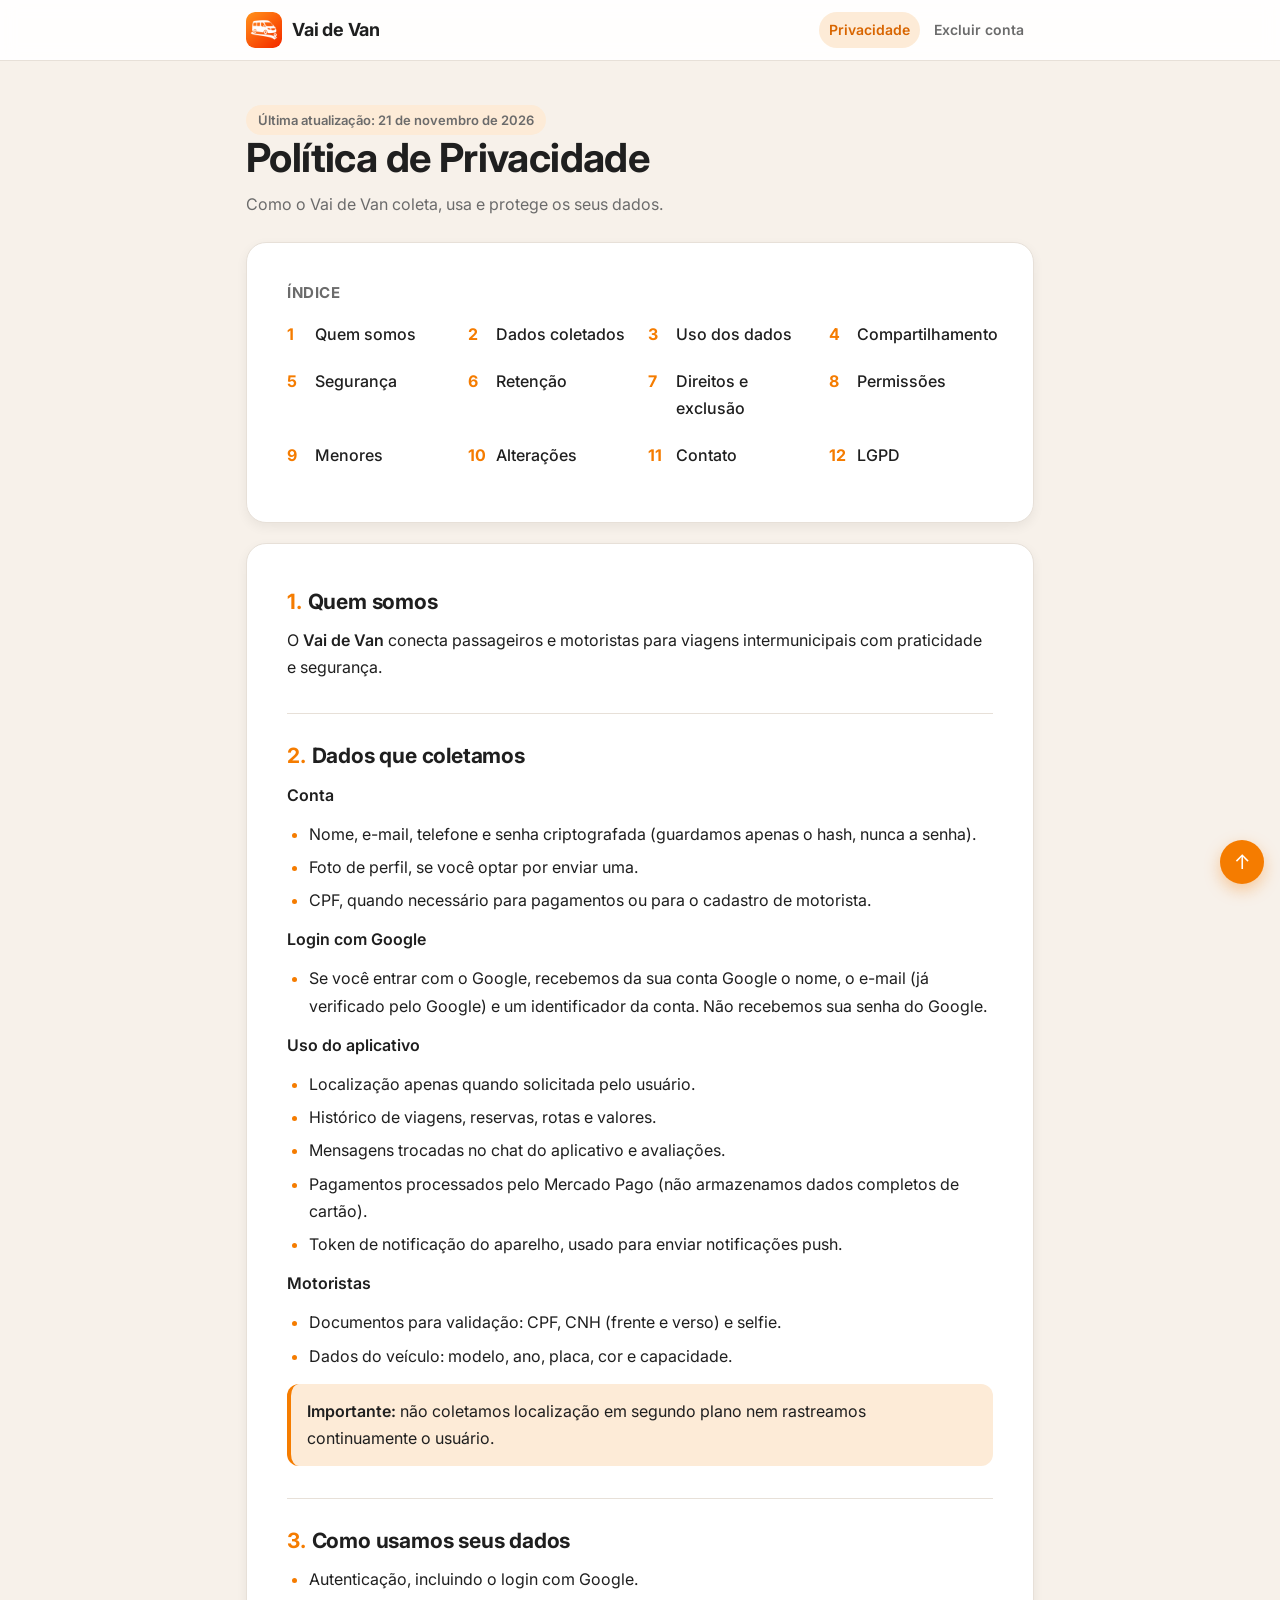
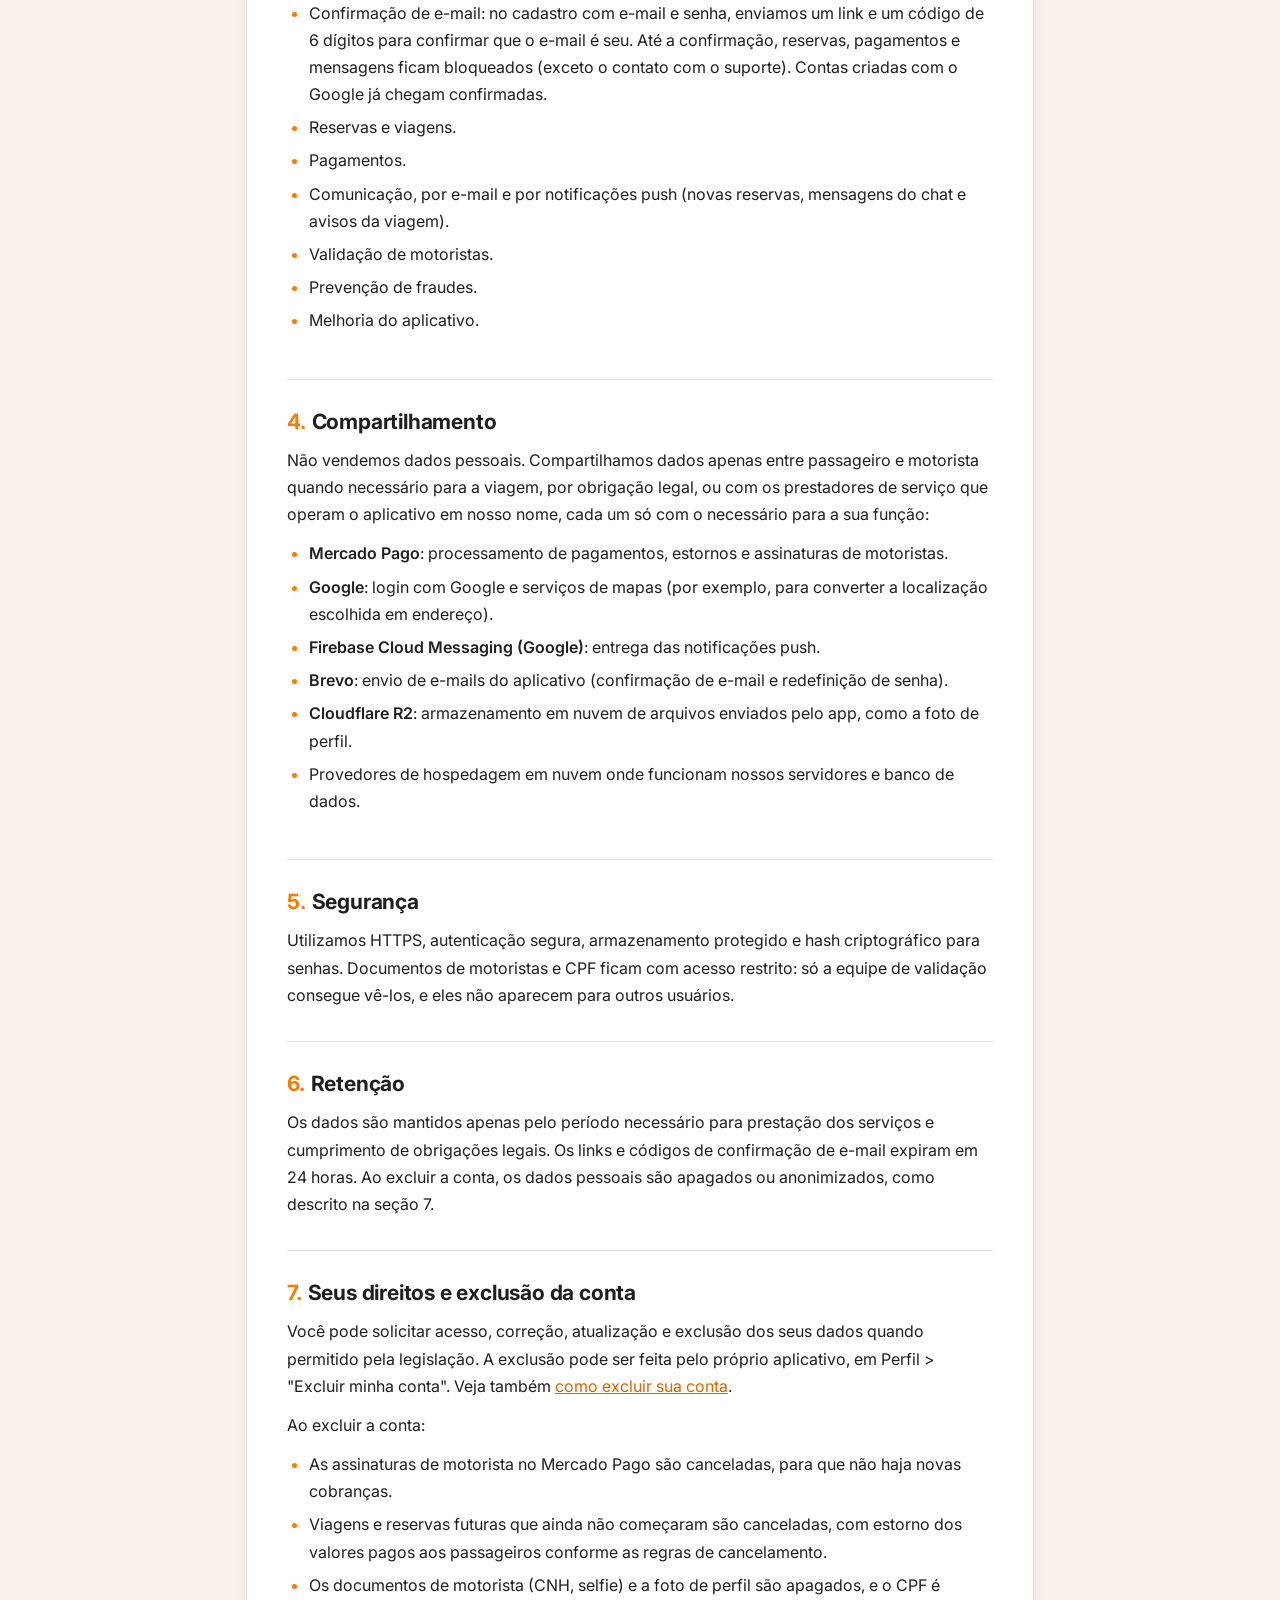
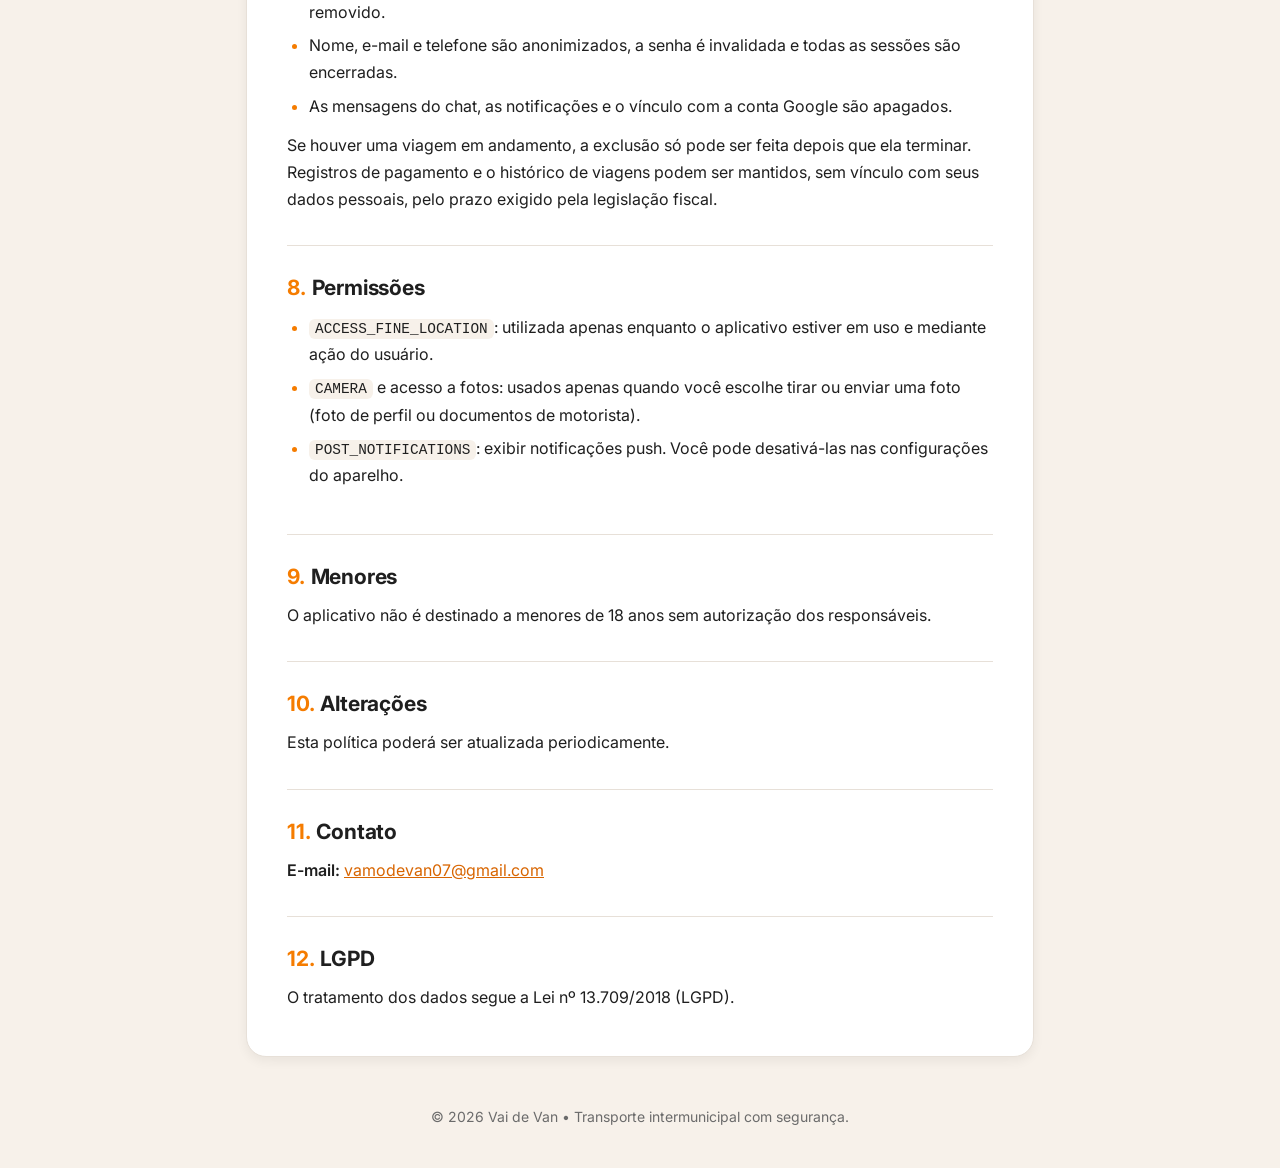
<file: index.html>
<!DOCTYPE html>
<html lang="pt-BR">
<head>
<meta charset="UTF-8">
<meta name="viewport" content="width=device-width,initial-scale=1">
<meta name="theme-color" content="#F57C00">
<title>Política de Privacidade - Vai de Van</title>
<link rel="icon" href="logo.png">
<link rel="preconnect" href="https://fonts.googleapis.com"><link rel="preconnect" href="https://fonts.gstatic.com" crossorigin>
<link href="https://fonts.googleapis.com/css2?family=Inter:wght@400;500;600;700&display=swap" rel="stylesheet">
<link rel="stylesheet" href="style.css?v=2">
</head>
<body>

<header class="topbar"><div class="inner">
  <a class="brand" href="./"><img src="logo.png" alt="" width="36" height="36"><span>Vai de Van</span></a>
  <nav><a href="./" aria-current="page">Privacidade</a><a href="delete-account.html">Excluir conta</a></nav>
</div></header>

<div class="hero">
  <p class="eyebrow">Última atualização: 21 de novembro de 2026</p>
  <h1>Política de Privacidade</h1>
  <p>Como o Vai de Van coleta, usa e protege os seus dados.</p>
</div>

<main>
  <div class="card toc">
    <h2>Índice</h2>
    <ol>
      <li><a href="#1"><span>1</span>Quem somos</a></li>
      <li><a href="#2"><span>2</span>Dados coletados</a></li>
      <li><a href="#3"><span>3</span>Uso dos dados</a></li>
      <li><a href="#4"><span>4</span>Compartilhamento</a></li>
      <li><a href="#5"><span>5</span>Segurança</a></li>
      <li><a href="#6"><span>6</span>Retenção</a></li>
      <li><a href="#7"><span>7</span>Direitos e exclusão</a></li>
      <li><a href="#8"><span>8</span>Permissões</a></li>
      <li><a href="#9"><span>9</span>Menores</a></li>
      <li><a href="#10"><span>10</span>Alterações</a></li>
      <li><a href="#11"><span>11</span>Contato</a></li>
      <li><a href="#12"><span>12</span>LGPD</a></li>
    </ol>
  </div>

  <div class="card">
    <section id="1"><h2><span class="n">1.</span>Quem somos</h2>
      <p>O <b>Vai de Van</b> conecta passageiros e motoristas para viagens intermunicipais com praticidade e segurança.</p>
    </section>

    <section id="2"><h2><span class="n">2.</span>Dados que coletamos</h2>
      <p><b>Conta</b></p>
      <ul>
        <li>Nome, e-mail, telefone e senha criptografada (guardamos apenas o hash, nunca a senha).</li>
        <li>Foto de perfil, se você optar por enviar uma.</li>
        <li>CPF, quando necessário para pagamentos ou para o cadastro de motorista.</li>
      </ul>
      <p><b>Login com Google</b></p>
      <ul>
        <li>Se você entrar com o Google, recebemos da sua conta Google o nome, o e-mail (já verificado pelo Google) e um identificador da conta. Não recebemos sua senha do Google.</li>
      </ul>
      <p><b>Uso do aplicativo</b></p>
      <ul>
        <li>Localização apenas quando solicitada pelo usuário.</li>
        <li>Histórico de viagens, reservas, rotas e valores.</li>
        <li>Mensagens trocadas no chat do aplicativo e avaliações.</li>
        <li>Pagamentos processados pelo Mercado Pago (não armazenamos dados completos de cartão).</li>
        <li>Token de notificação do aparelho, usado para enviar notificações push.</li>
      </ul>
      <p><b>Motoristas</b></p>
      <ul>
        <li>Documentos para validação: CPF, CNH (frente e verso) e selfie.</li>
        <li>Dados do veículo: modelo, ano, placa, cor e capacidade.</li>
      </ul>
      <div class="note"><b>Importante:</b> não coletamos localização em segundo plano nem rastreamos continuamente o usuário.</div>
    </section>

    <section id="3"><h2><span class="n">3.</span>Como usamos seus dados</h2>
      <ul>
        <li>Autenticação, incluindo o login com Google.</li>
        <li>Confirmação de e-mail: no cadastro com e-mail e senha, enviamos um link e um código de 6 dígitos para confirmar que o e-mail é seu. Até a confirmação, reservas, pagamentos e mensagens ficam bloqueados (exceto o contato com o suporte). Contas criadas com o Google já chegam confirmadas.</li>
        <li>Reservas e viagens.</li>
        <li>Pagamentos.</li>
        <li>Comunicação, por e-mail e por notificações push (novas reservas, mensagens do chat e avisos da viagem).</li>
        <li>Validação de motoristas.</li>
        <li>Prevenção de fraudes.</li>
        <li>Melhoria do aplicativo.</li>
      </ul>
    </section>

    <section id="4"><h2><span class="n">4.</span>Compartilhamento</h2>
      <p>Não vendemos dados pessoais. Compartilhamos dados apenas entre passageiro e motorista quando necessário para a viagem, por obrigação legal, ou com os prestadores de serviço que operam o aplicativo em nosso nome, cada um só com o necessário para a sua função:</p>
      <ul>
        <li><b>Mercado Pago</b>: processamento de pagamentos, estornos e assinaturas de motoristas.</li>
        <li><b>Google</b>: login com Google e serviços de mapas (por exemplo, para converter a localização escolhida em endereço).</li>
        <li><b>Firebase Cloud Messaging (Google)</b>: entrega das notificações push.</li>
        <li><b>Brevo</b>: envio de e-mails do aplicativo (confirmação de e-mail e redefinição de senha).</li>
        <li><b>Cloudflare R2</b>: armazenamento em nuvem de arquivos enviados pelo app, como a foto de perfil.</li>
        <li>Provedores de hospedagem em nuvem onde funcionam nossos servidores e banco de dados.</li>
      </ul>
    </section>

    <section id="5"><h2><span class="n">5.</span>Segurança</h2>
      <p>Utilizamos HTTPS, autenticação segura, armazenamento protegido e hash criptográfico para senhas. Documentos de motoristas e CPF ficam com acesso restrito: só a equipe de validação consegue vê-los, e eles não aparecem para outros usuários.</p>
    </section>

    <section id="6"><h2><span class="n">6.</span>Retenção</h2>
      <p>Os dados são mantidos apenas pelo período necessário para prestação dos serviços e cumprimento de obrigações legais. Os links e códigos de confirmação de e-mail expiram em 24 horas. Ao excluir a conta, os dados pessoais são apagados ou anonimizados, como descrito na seção 7.</p>
    </section>

    <section id="7"><h2><span class="n">7.</span>Seus direitos e exclusão da conta</h2>
      <p>Você pode solicitar acesso, correção, atualização e exclusão dos seus dados quando permitido pela legislação. A exclusão pode ser feita pelo próprio aplicativo, em Perfil &gt; "Excluir minha conta". Veja também <a href="delete-account.html">como excluir sua conta</a>.</p>
      <p>Ao excluir a conta:</p>
      <ul>
        <li>As assinaturas de motorista no Mercado Pago são canceladas, para que não haja novas cobranças.</li>
        <li>Viagens e reservas futuras que ainda não começaram são canceladas, com estorno dos valores pagos aos passageiros conforme as regras de cancelamento.</li>
        <li>Os documentos de motorista (CNH, selfie) e a foto de perfil são apagados, e o CPF é removido.</li>
        <li>Nome, e-mail e telefone são anonimizados, a senha é invalidada e todas as sessões são encerradas.</li>
        <li>As mensagens do chat, as notificações e o vínculo com a conta Google são apagados.</li>
      </ul>
      <p>Se houver uma viagem em andamento, a exclusão só pode ser feita depois que ela terminar. Registros de pagamento e o histórico de viagens podem ser mantidos, sem vínculo com seus dados pessoais, pelo prazo exigido pela legislação fiscal.</p>
    </section>

    <section id="8"><h2><span class="n">8.</span>Permissões</h2>
      <ul>
        <li><span class="perm">ACCESS_FINE_LOCATION</span>: utilizada apenas enquanto o aplicativo estiver em uso e mediante ação do usuário.</li>
        <li><span class="perm">CAMERA</span> e acesso a fotos: usados apenas quando você escolhe tirar ou enviar uma foto (foto de perfil ou documentos de motorista).</li>
        <li><span class="perm">POST_NOTIFICATIONS</span>: exibir notificações push. Você pode desativá-las nas configurações do aparelho.</li>
      </ul>
    </section>

    <section id="9"><h2><span class="n">9.</span>Menores</h2>
      <p>O aplicativo não é destinado a menores de 18 anos sem autorização dos responsáveis.</p>
    </section>

    <section id="10"><h2><span class="n">10.</span>Alterações</h2>
      <p>Esta política poderá ser atualizada periodicamente.</p>
    </section>

    <section id="11"><h2><span class="n">11.</span>Contato</h2>
      <p><b>E-mail:</b> <a href="mailto:vamodevan07@gmail.com">vamodevan07@gmail.com</a></p>
    </section>

    <section id="12"><h2><span class="n">12.</span>LGPD</h2>
      <p>O tratamento dos dados segue a Lei nº 13.709/2018 (LGPD).</p>
    </section>
  </div>
</main>

<footer>© 2026 Vai de Van • Transporte intermunicipal com segurança.</footer>
<a class="to-top" href="#" aria-label="Voltar ao topo">↑</a>
</body>
</html>
</file>
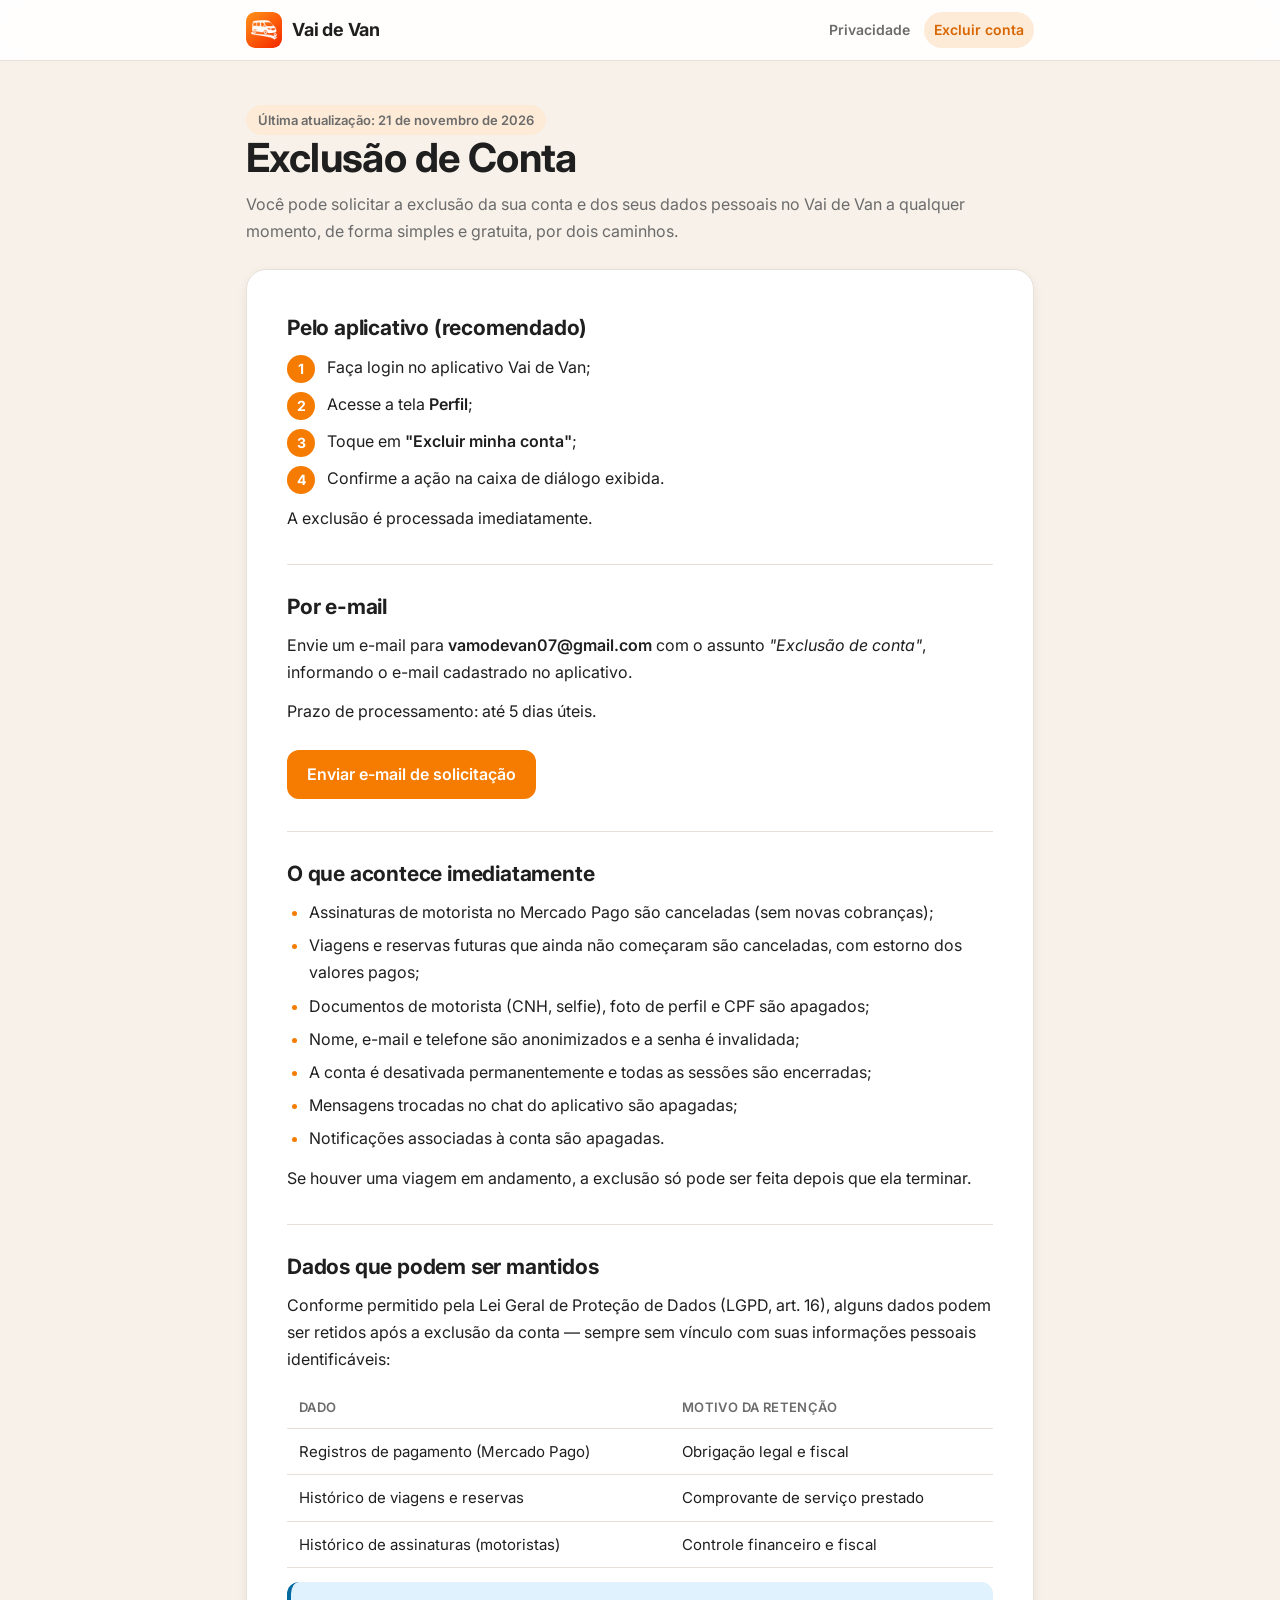
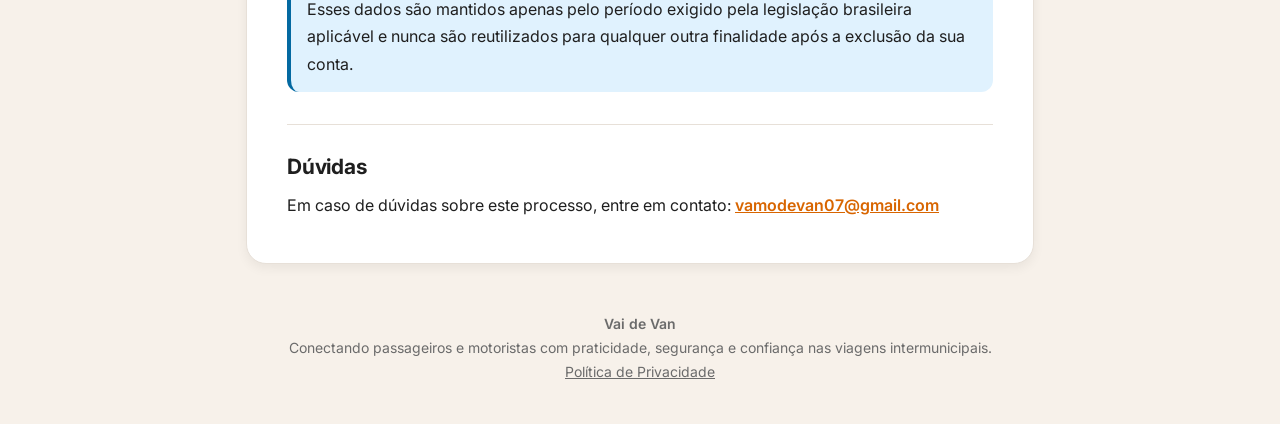
<file: delete-account.html>
<!DOCTYPE html>
<html lang="pt-BR">
<head>
<meta charset="UTF-8">
<meta name="viewport" content="width=device-width, initial-scale=1">
<meta name="theme-color" content="#F57C00">
<title>Exclusão de Conta - Vai de Van</title>
<link rel="icon" href="logo.png">
<link rel="preconnect" href="https://fonts.googleapis.com"><link rel="preconnect" href="https://fonts.gstatic.com" crossorigin>
<link href="https://fonts.googleapis.com/css2?family=Inter:wght@400;500;600;700&display=swap" rel="stylesheet">
<link rel="stylesheet" href="style.css?v=2">
</head>
<body>

<header class="topbar"><div class="inner">
  <a class="brand" href="./"><img src="logo.png" alt="" width="36" height="36"><span>Vai de Van</span></a>
  <nav><a href="./">Privacidade</a><a href="delete-account.html" aria-current="page">Excluir conta</a></nav>
</div></header>

<div class="hero">
  <p class="eyebrow">Última atualização: 21 de novembro de 2026</p>
  <h1>Exclusão de Conta</h1>
  <p>Você pode solicitar a exclusão da sua conta e dos seus dados pessoais no Vai de Van a qualquer momento, de forma simples e gratuita, por dois caminhos.</p>
</div>

<main>
  <div class="card">
    <section>
      <h2>Pelo aplicativo (recomendado)</h2>
      <ol class="steps">
        <li>Faça login no aplicativo Vai de Van;</li>
        <li>Acesse a tela <strong>Perfil</strong>;</li>
        <li>Toque em <strong>"Excluir minha conta"</strong>;</li>
        <li>Confirme a ação na caixa de diálogo exibida.</li>
      </ol>
      <p>A exclusão é processada imediatamente.</p>
    </section>

    <section>
      <h2>Por e-mail</h2>
      <p>Envie um e-mail para <strong>vamodevan07@gmail.com</strong> com o assunto <em>"Exclusão de conta"</em>, informando o e-mail cadastrado no aplicativo.</p>
      <p>Prazo de processamento: até 5 dias úteis.</p>
      <a class="btn" href="mailto:vamodevan07@gmail.com?subject=Exclus%C3%A3o%20de%20conta&amp;body=Ol%C3%A1%2C%0D%0A%0D%0AGostaria%20de%20solicitar%20a%20exclus%C3%A3o%20da%20minha%20conta%20no%20aplicativo%20Vai%20de%20Van.%0D%0A%0D%0AE-mail%20cadastrado%20no%20aplicativo%3A%20%5Binforme%20aqui%20o%20e-mail%20usado%20no%20cadastro%5D%0D%0A%0D%0AAguardo%20a%20confirma%C3%A7%C3%A3o%20da%20exclus%C3%A3o.%0D%0A%0D%0AAtenciosamente%2C">Enviar e-mail de solicitação</a>
    </section>

    <section>
      <h2>O que acontece imediatamente</h2>
      <ul>
        <li>Assinaturas de motorista no Mercado Pago são canceladas (sem novas cobranças);</li>
        <li>Viagens e reservas futuras que ainda não começaram são canceladas, com estorno dos valores pagos;</li>
        <li>Documentos de motorista (CNH, selfie), foto de perfil e CPF são apagados;</li>
        <li>Nome, e-mail e telefone são anonimizados e a senha é invalidada;</li>
        <li>A conta é desativada permanentemente e todas as sessões são encerradas;</li>
        <li>Mensagens trocadas no chat do aplicativo são apagadas;</li>
        <li>Notificações associadas à conta são apagadas.</li>
      </ul>
      <p>Se houver uma viagem em andamento, a exclusão só pode ser feita depois que ela terminar.</p>
    </section>

    <section>
      <h2>Dados que podem ser mantidos</h2>
      <p>Conforme permitido pela Lei Geral de Proteção de Dados (LGPD, art. 16), alguns dados podem ser retidos após a exclusão da conta — sempre sem vínculo com suas informações pessoais identificáveis:</p>
      <div class="table-wrap">
        <table>
          <tr><th>Dado</th><th>Motivo da retenção</th></tr>
          <tr><td>Registros de pagamento (Mercado Pago)</td><td>Obrigação legal e fiscal</td></tr>
          <tr><td>Histórico de viagens e reservas</td><td>Comprovante de serviço prestado</td></tr>
          <tr><td>Histórico de assinaturas (motoristas)</td><td>Controle financeiro e fiscal</td></tr>
        </table>
      </div>
      <div class="note info">Esses dados são mantidos apenas pelo período exigido pela legislação brasileira aplicável e nunca são reutilizados para qualquer outra finalidade após a exclusão da sua conta.</div>
    </section>

    <section>
      <h2>Dúvidas</h2>
      <p>Em caso de dúvidas sobre este processo, entre em contato: <a href="mailto:vamodevan07@gmail.com"><strong>vamodevan07@gmail.com</strong></a></p>
    </section>
  </div>
</main>

<footer><strong>Vai de Van</strong><br>Conectando passageiros e motoristas com praticidade, segurança e confiança nas viagens intermunicipais.<br><a href="./">Política de Privacidade</a></footer>
</body>
</html>
</file>
<file: style.css>
/* Identidade do app Vai de Van (mesmas cores do tema do app e dos e-mails). */
:root {
  --primary: #F57C00;
  --primary-dark: #D86500;
  --primary-soft: #FDEBD7;
  --bg: #F7F1EA;
  --surface: #FFFFFF;
  --text: #1F1F1F;
  --muted: #6B6B6B;
  --border: #E7E0D8;
  --info: #0369A1;
  --info-soft: #E0F2FE;
}

* { box-sizing: border-box; }
html { scroll-behavior: smooth; scroll-padding-top: 84px; -webkit-text-size-adjust: 100%; }
body {
  margin: 0;
  background: var(--bg);
  color: var(--text);
  font-family: Inter, system-ui, -apple-system, "Segoe UI", Roboto, Arial, sans-serif;
  font-size: 16px;
  line-height: 1.7;
}

/* Barra superior */
.topbar {
  position: sticky; top: 0; z-index: 10;
  background: rgba(255, 255, 255, .92);
  backdrop-filter: saturate(1.4) blur(8px);
  -webkit-backdrop-filter: saturate(1.4) blur(8px);
  border-bottom: 1px solid var(--border);
}
.topbar .inner {
  max-width: 820px; margin: 0 auto; padding: 12px 16px;
  display: flex; align-items: center; justify-content: space-between; gap: 12px;
}
.brand { display: flex; align-items: center; gap: 10px; color: var(--text); text-decoration: none; }
.brand img { width: 36px; height: 36px; border-radius: 9px; }
.brand span { font-weight: 700; font-size: 18px; letter-spacing: -.2px; }
.topbar nav { display: flex; gap: 4px; }
.topbar nav a {
  color: var(--muted); text-decoration: none; font-size: 14px; font-weight: 600;
  padding: 6px 10px; border-radius: 999px; white-space: nowrap;
}
.topbar nav a:hover { color: var(--primary-dark); }
.topbar nav a[aria-current="page"] { color: var(--primary-dark); background: var(--primary-soft); }

/* Cabeçalho da página */
.hero { max-width: 820px; margin: 0 auto; padding: 44px 16px 24px; }
.eyebrow {
  display: inline-block; margin: 0 0 12px; padding: 4px 12px; border-radius: 999px;
  background: var(--primary-soft); color: var(--primary-dark);
  font-size: 13px; font-weight: 600;
}
.hero h1 { margin: 0 0 10px; font-size: clamp(28px, 6vw, 40px); line-height: 1.15; letter-spacing: -.6px; }
.hero p { margin: 0; color: var(--muted); }

/* Conteúdo */
main { max-width: 820px; margin: 0 auto; padding: 0 16px 48px; }
.card {
  background: var(--surface); border: 1px solid var(--border); border-radius: 20px;
  box-shadow: 0 4px 12px rgba(0, 0, 0, .06);
  padding: clamp(22px, 5vw, 40px);
}
.card + .card { margin-top: 20px; }

.toc h2 { margin: 0 0 12px; font-size: 15px; text-transform: uppercase; letter-spacing: .6px; color: var(--muted); border: 0; padding: 0; }
.toc ol { margin: 0; padding: 0; list-style: none; display: grid; grid-template-columns: repeat(auto-fill, minmax(140px, 1fr)); gap: 2px 16px; }
.toc a { display: flex; gap: 6px; padding: 6px 0; color: var(--text); text-decoration: none; font-weight: 500; }
.toc a:hover { color: var(--primary-dark); }
.toc a span { flex: 0 0 22px; color: var(--primary); font-weight: 700; }

section { padding: 4px 0; }
section + section { margin-top: 28px; padding-top: 28px; border-top: 1px solid var(--border); }
h2 { margin: 0 0 12px; font-size: 21px; line-height: 1.3; letter-spacing: -.2px; }
h2 .n { color: var(--primary); margin-right: 6px; }
p { margin: 0 0 12px; }
p:last-child { margin-bottom: 0; }
ul, ol { margin: 0 0 12px; padding-left: 22px; }
li { margin-bottom: 6px; }
li::marker { color: var(--primary); }
a { color: var(--primary-dark); }
b, strong { font-weight: 600; }
code, .perm { font-family: ui-monospace, SFMono-Regular, Consolas, monospace; font-size: .9em; background: var(--bg); padding: 2px 6px; border-radius: 6px; }

.note {
  margin: 14px 0 0; padding: 14px 16px; border-radius: 12px;
  background: var(--primary-soft); border-left: 4px solid var(--primary);
}
.note.info { background: var(--info-soft); border-left-color: var(--info); }

.btn {
  display: inline-block; margin-top: 12px; padding: 11px 20px; border-radius: 12px;
  background: var(--primary); color: #fff; text-decoration: none; font-weight: 600;
}
.btn:hover { background: var(--primary-dark); }

.steps { counter-reset: s; list-style: none; padding: 0; }
.steps li { counter-increment: s; position: relative; padding-left: 40px; margin-bottom: 10px; }
.steps li::before {
  content: counter(s); position: absolute; left: 0; top: 1px;
  width: 28px; height: 28px; border-radius: 50%;
  background: var(--primary); color: #fff; font-weight: 700; font-size: 14px;
  display: flex; align-items: center; justify-content: center;
}

.table-wrap { overflow-x: auto; margin: 12px 0; }
table { width: 100%; border-collapse: collapse; font-size: 15px; }
th, td { text-align: left; padding: 10px 12px; border-bottom: 1px solid var(--border); vertical-align: top; }
th { font-size: 13px; text-transform: uppercase; letter-spacing: .4px; color: var(--muted); font-weight: 600; }

footer {
  max-width: 820px; margin: 0 auto; padding: 0 16px 40px;
  color: var(--muted); font-size: 14px; text-align: center;
}
footer a { color: var(--muted); }

.to-top {
  position: fixed; right: 16px; bottom: 16px;
  width: 44px; height: 44px; border-radius: 50%;
  background: var(--primary); color: #fff; text-decoration: none; font-size: 20px;
  display: flex; align-items: center; justify-content: center;
  box-shadow: 0 6px 16px rgba(245, 124, 0, .35);
}

@media (max-width: 480px) {
  .brand span { font-size: 16px; }
  .topbar nav a { padding: 6px 8px; font-size: 13px; }
  .hero { padding-top: 32px; }
  .toc a { font-size: 14px; gap: 4px; }
  .toc a span { flex-basis: 20px; }
}
</file>
